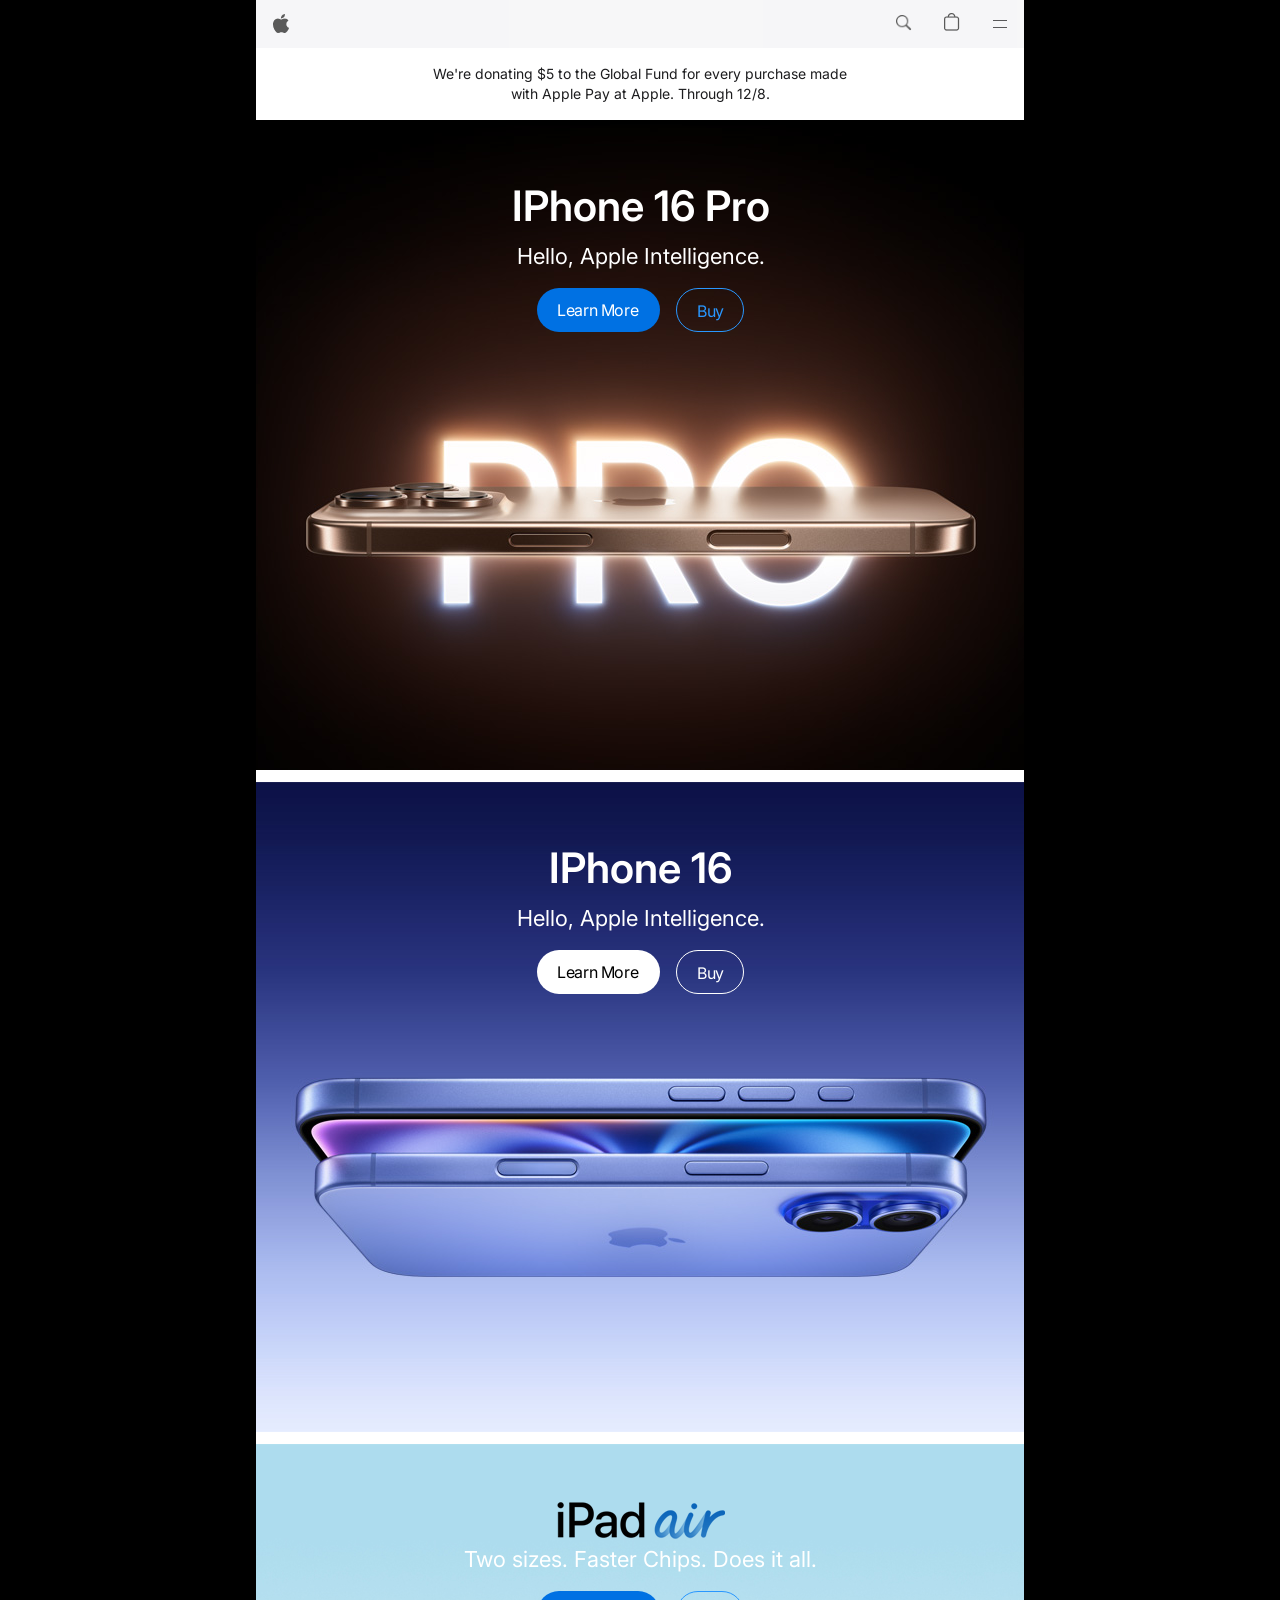
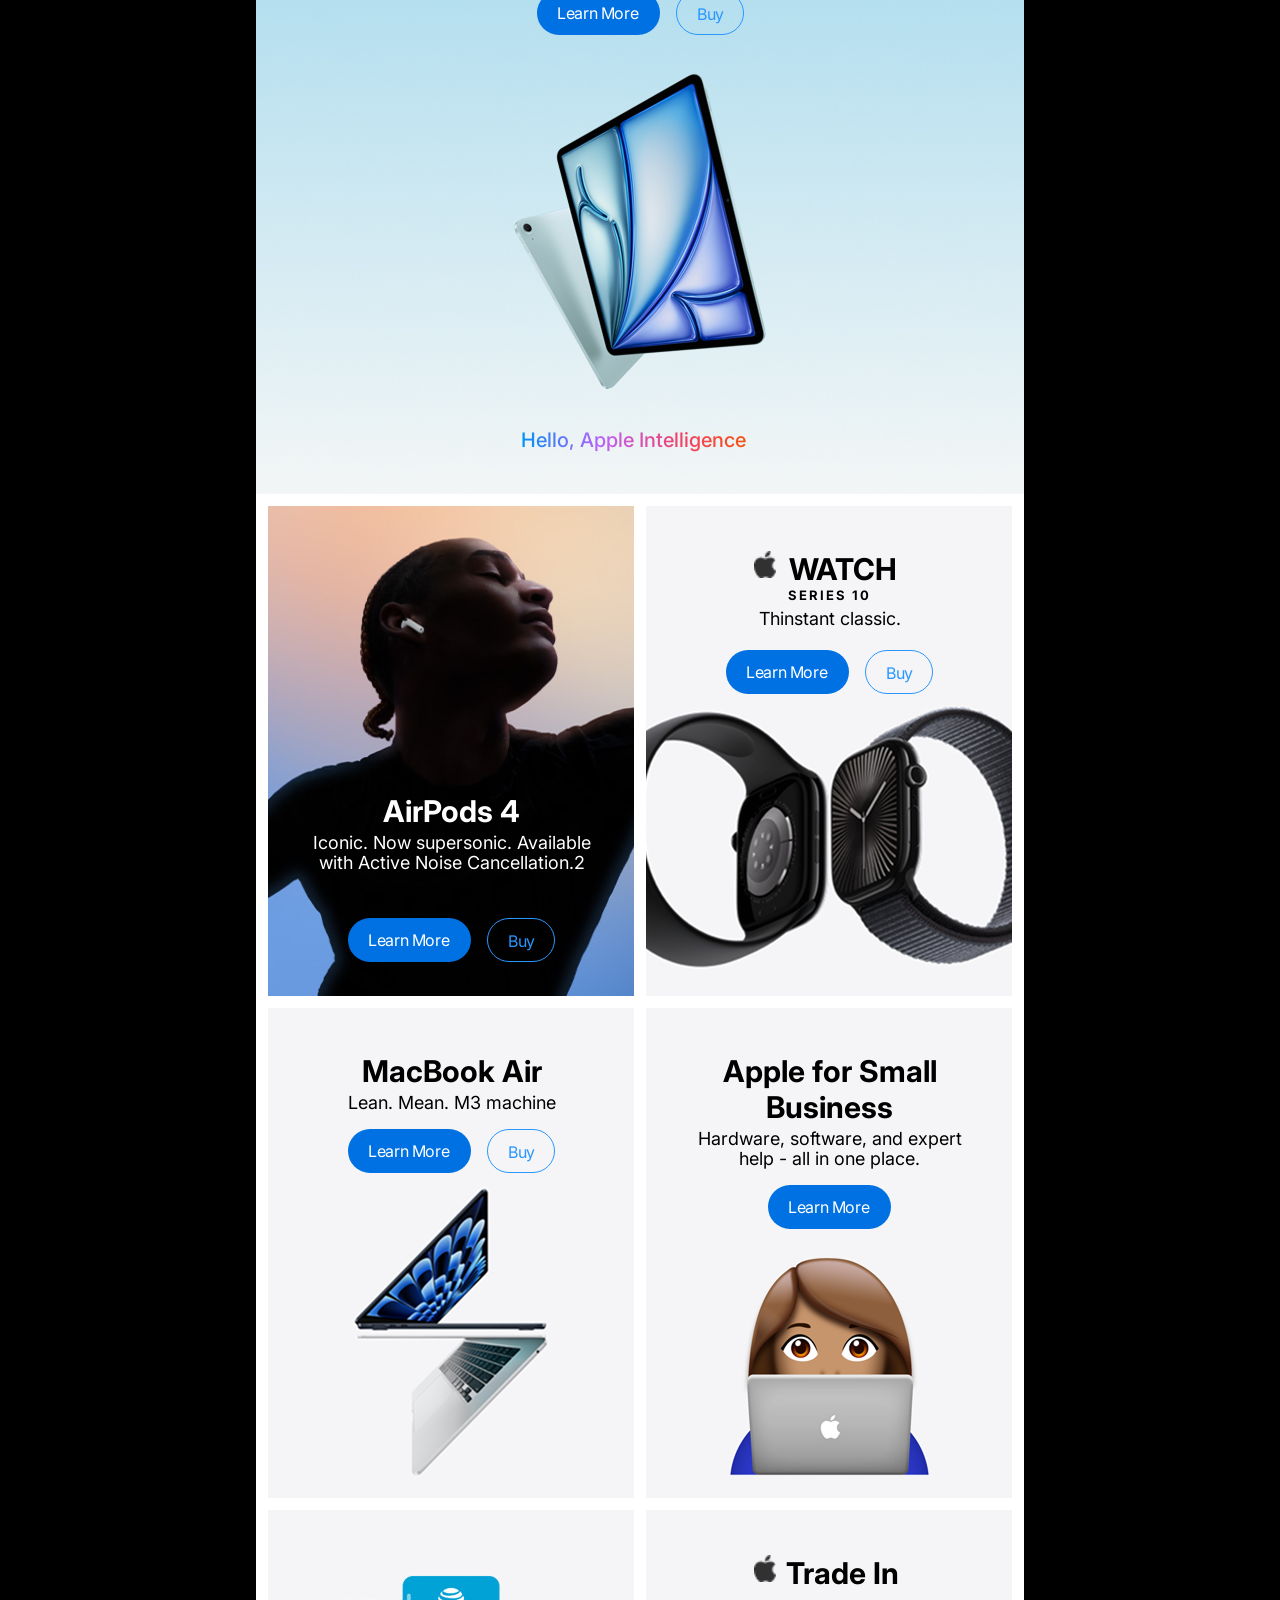
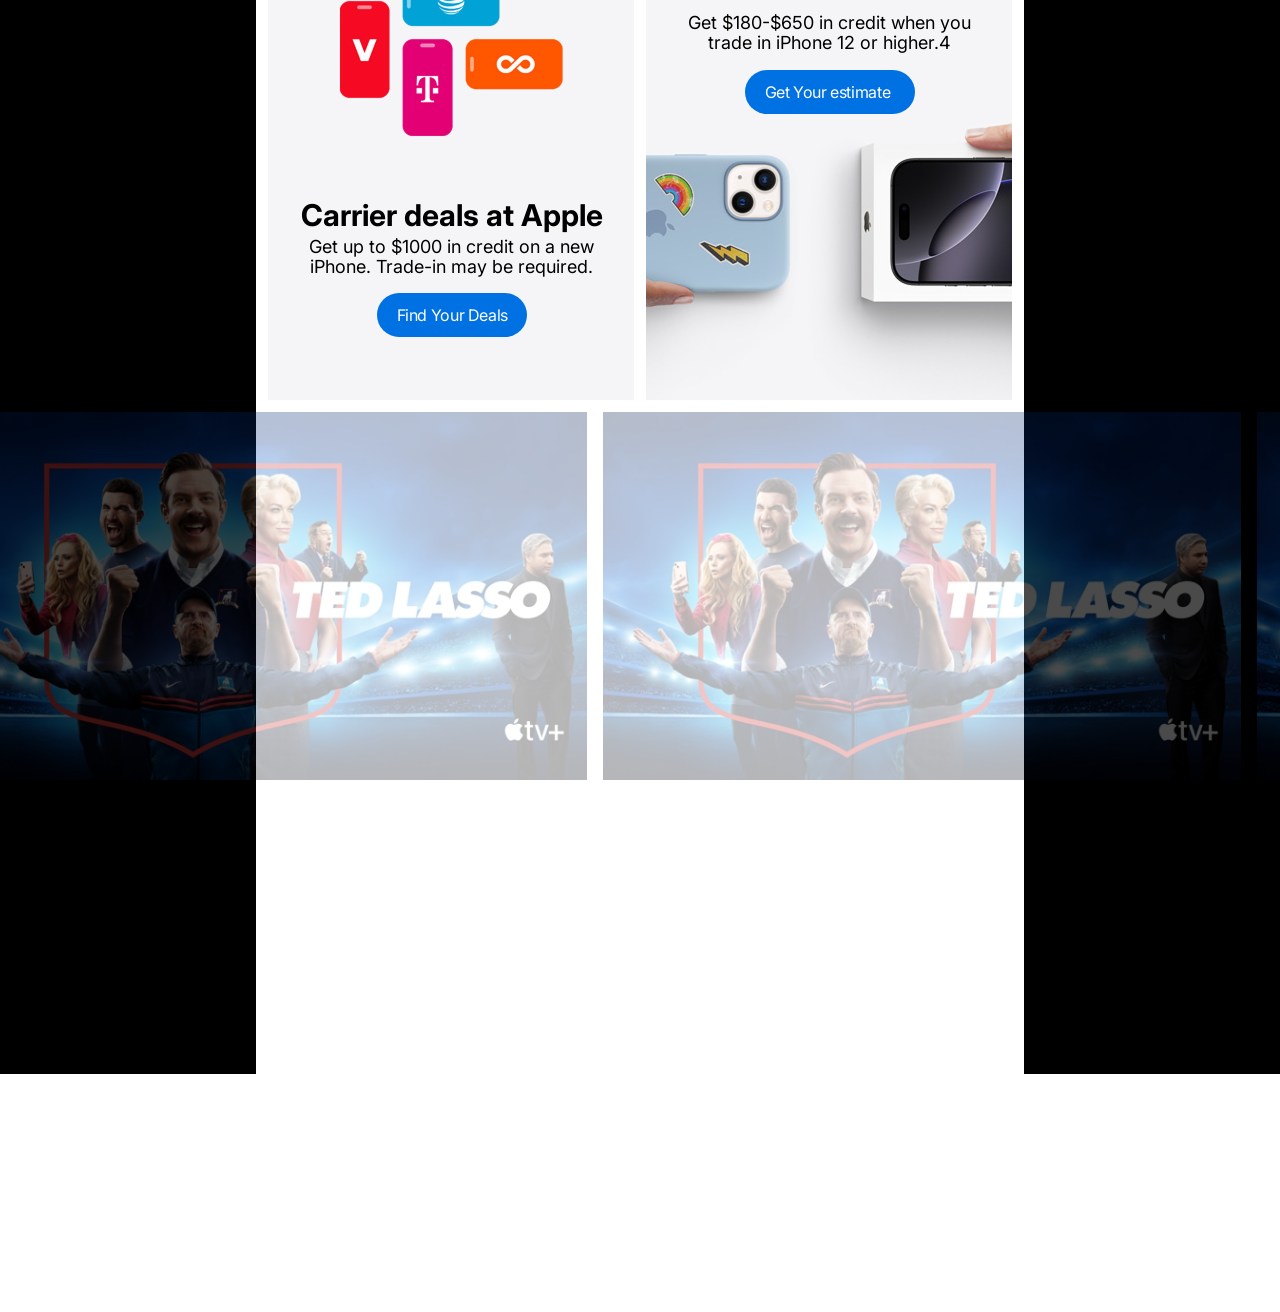
<file: 768Tablet/index.html>
<!DOCTYPE html>
<html lang="en">
  <head>
    <link rel="stylesheet" href="./style.css" />
    <title>Apple Web Tablet</title>
  </head>
  <body>
    <div class="black">
      <div class="tablet">
        <div class="navglobal">
          <div class="overlay">
            <div class="buttonmenu">
              <div class="svg1">
                <div class="breadtop"></div>
                <div class="breadbottom"></div>
              </div>
            </div>
            <div class="buttonsearch">
              <div class="svg2">
                <img class="search" src="./search.png" alt="search" />
              </div>
            </div>
            <div class="buttonlogo">
              <div class="svg3">
                <img class="apple" src="./apple.png" alt="Apple" />
              </div>
            </div>
            <div class="item">
              <div class="buttonshop">
                <div class="svg4">
                  <img class="shop" src="./shop.png" alt="shop" />
                </div>
              </div>
            </div>
          </div>
        </div>
        <div class="section">
          <div class="frame20">
            <div class="frame19">
              <div class="were">
                We're donating $5 to the Global Fund for every purchase made
                with Apple Pay at Apple. Through 12/8.
              </div>
            </div>
          </div>
        </div>
        <div class="mainsection">
          <div class="home">
            <div class="background url1">
              <div class="frame1">
                <div class="frame2">
                  <div class="main1">IPhone 16 Pro</div>
                  <div class="main2">Hello, Apple Intelligence.</div>
                </div>
                <div class="buttons">
                  <div class="learnmore">
                    <div class="learn color1">Learn More</div>
                  </div>
                  <div class="buybutton">
                    <div class="buy color3">Buy</div>
                  </div>
                </div>
              </div>
              <div class="link"></div>
            </div>
            <div class="background url2">
              <div class="frame1">
                <div class="frame2">
                  <div class="main1">IPhone 16</div>
                  <div class="main2">Hello, Apple Intelligence.</div>
                </div>
                <div class="buttons">
                  <div class="learnmore colorl">
                    <div class="learn">Learn More</div>
                  </div>
                  <div class="buybutton colorb">
                    <div class="buy color2">Buy</div>
                  </div>
                </div>
              </div>
              <div class="link"></div>
            </div>
            <div class="background url3">
              <div class="colortext">Hello, Apple Intelligence</div>
              <div class="link">
                <div class="frame1">
                  <div class="frame2">
                    <div class="ipad"></div>
                    <div class="main2">
                      Two sizes. Faster Chips. Does it all.
                    </div>
                  </div>
                  <div class="buttons">
                    <div class="learnmore">
                      <div class="learn color1">Learn More</div>
                    </div>
                    <div class="buybutton">
                      <div class="buy color3">Buy</div>
                    </div>
                  </div>
                </div>
              </div>
            </div>
          </div>
          <div class="frame27">
            <div class="backgrounds urls1">
              <div class="frame24">
                <div class="frame241">
                  <div class="texts1 textscolor1">AirPods 4</div>
                  <div class="texts2 textscolor2">
                    Iconic. Now supersonic. Available with Active Noise
                    Cancellation.2
                  </div>
                </div>
                <div class="buttons">
                  <div class="learnmore">
                    <div class="learn color1">Learn More</div>
                  </div>
                  <div class="buybutton">
                    <div class="buy color3">Buy</div>
                  </div>
                </div>
              </div>
              <div class="links"></div>
            </div>
            <div class="backgrounds urls2">
              <div class="frame242">
                <div class="frame241">
                  <div class="frame4">
                    <div class="frame3">
                      <img class="watchlogo" src="./apple.png" alt="" />
                      <div class="texts1">WATCH</div>
                    </div>
                    <div class="series">SERIES 10</div>
                  </div>
                  <div class="texts2 textscolor3">Thinstant classic.</div>
                </div>
                <div class="buttons">
                  <div class="learnmore">
                    <div class="learn color1">Learn More</div>
                  </div>
                  <div class="buybutton">
                    <div class="buy color3">Buy</div>
                  </div>
                </div>
              </div>
              <div class="links"></div>
            </div>
            <div class="backgrounds urls3">
              <div class="frame242">
                <div class="frame241">
                  <div class="texts1">MacBook Air</div>
                  <div class="texts2">Lean. Mean. M3 machine</div>
                </div>
                <div class="buttons">
                  <div class="learnmore">
                    <div class="learn color1">Learn More</div>
                  </div>
                  <div class="buybutton">
                    <div class="buy color3">Buy</div>
                  </div>
                </div>
              </div>
              <div class="links"></div>
            </div>
            <div class="backgrounds urls4">
              <div class="frame242">
                <div class="frame241">
                  <div class="texts3">Apple for Small Business</div>
                  <div class="texts2">
                    Hardware, software, and expert help - all in one place.
                  </div>
                </div>
                <div class="buttons">
                  <div class="learnmore">
                    <div class="learn color1">Learn More</div>
                  </div>
                </div>
              </div>
              <div class="links"></div>
            </div>
            <div class="backgrounds urls5">
              <div class="frame24">
                <div class="frame241">
                  <div class="texts1">Carrier deals at Apple</div>
                  <div class="texts2">
                    Get up to $1000 in credit on a new iPhone. Trade-in may be
                    required.
                  </div>
                </div>
                <div class="buttons">
                  <div class="deals">
                    <div class="learn color1">Find Your Deals</div>
                  </div>
                </div>
              </div>
              <div class="links"></div>
            </div>
            <div class="backgrounds urls6">
              <div class="frame242">
                <div class="frame241">
                  <div class="frame4">
                    <div class="frame3">
                      <img class="watchlogo" src="./apple.png" alt="" />
                      <div class="texts1">Trade In</div>
                    </div>
                  </div>
                  <div class="texts2 textscolor3">
                    Get $180-$650 in credit when you trade in iPhone 12 or
                    higher.4
                  </div>
                </div>
                <div class="buttons">
                  <div class="estimate">
                    <div class="learn color1">Get Your estimate</div>
                  </div>
                </div>
              </div>
              <div class="links"></div>
            </div>
          </div>
        </div>
        <div class="scroll">
          <div class="frame38">
            <div class="frame28">
              <div class="gradient"></div>
              <div class="linkm"></div>
            </div>
            <div class="frame28">
              <div class="gradient"></div>
              <div class="linkm"></div>
            </div>
            <div class="frame28">
              <div class="gradient"></div>
              <div class="linkm"></div>
            </div>
            <div class="frame28">
              <div class="gradient"></div>
              <div class="linkm"></div>
            </div>
            <div class="frame28">
              <div class="gradient"></div>
              <div class="linkm"></div>
            </div>
            <div class="frame28">
              <div class="gradient"></div>
              <div class="linkm"></div>
            </div>
            <div class="frame28">
              <div class="gradient"></div>
              <div class="linkm"></div>
            </div>
            <div class="frame28">
              <div class="gradient"></div>
              <div class="linkm"></div>
            </div>
            <div class="frame28">
              <div class="gradient"></div>
              <div class="linkm"></div>
            </div>
            <div class="frame28">
              <div class="gradient"></div>
              <div class="linkm"></div>
            </div>
          </div>
        </div>
        <div class="tablist"></div>
        <div class="frame40"></div>
      </div>
    </div>
  </body>
</html>
</file>
<file: 768Tablet/style.css>
@import url("https://fonts.googleapis.com/css2?family=Inter:wght@100;200;300;400;500;600;700;800;900&display=swap");

* {
  margin: 0;
  padding: 0;
  box-sizing: border-box;
}

.black {
  display: flex;
  justify-content: center;
  background-color: black;
}

.urls1 {
  background-image: url(./airpod.png);
}

.urls2 {
  background-image: url(./watch.png);
}

.urls3 {
  background-image: url(./macbook.png);
}

.urls4 {
  background-image: url(./small.png);
}

.urls5 {
  background-image: url(./deals.png);
}

.urls6 {
  background-image: url(./trade.png);
}

.tablet {
  display: flex;
  flex-direction: column;
  background-color: #ffffff;
  width: 768px;
  height: 4274px;
  gap: 12px;
}

.navglobal {
  position: relative;
  width: 768px;
  height: 48px;
  filter: blur(20);
}

.overlay {
  display: flex;
  width: 768px;
  height: 48px;
  background-color: #f5f5f7;
  opacity: 80%;
}

.buttonmenu {
  position: absolute;
  width: 48px;
  height: 48px;
  left: 720px;
  opacity: 80%;
}

.svg1 {
  position: absolute;
  width: 18px;
  height: 18px;
  top: 15px;
  left: 15px;
}

.breadtop {
  position: absolute;
  width: 14px;
  top: 5px;
  left: 2px;
  border-top: 1.2px solid black;
}

.breadbottom {
  position: absolute;
  width: 14px;
  top: 12px;
  left: 2px;
  border-top: 1.2px solid black;
}

.buttonsearch {
  position: absolute;
  width: 48px;
  height: 48px;
  left: 624px;
}

.svg2 {
  position: absolute;
  width: 17px;
  height: 48px;
  left: 15.5px;
}

.search {
  position: absolute;
  width: 16.05px;
  height: 16.03px;
  top: 15.46px;
  left: 0.45px;
}

.buttonlogo {
  width: 49px;
  height: 48px;
}

.svg3 {
  position: absolute;
  width: 18px;
  height: 48px;
  left: 16px;
}

.apple {
  position: absolute;
  width: 16px;
  height: 19px;
  top: 14px;
  left: 1px;
}

.item {
  position: absolute;
  width: 48px;
  height: 48px;
  left: 672px;
}

.buttonshop {
  width: 48px;
  height: 48px;
}

.svg4 {
  position: absolute;
  width: 17px;
  height: 48px;
  left: 15.5px;
}

.shop {
  position: absolute;
  width: 15.12px;
  height: 17.6px;
  top: 13.45px;
  left: 0.94px;
}

.section {
  display: flex;
  width: 768px;
  height: 48px;
  background-color: #ffffff;
}

.frame20 {
  display: flex;
  width: 768px;
  height: 48px;
  padding: 16px 10px;
  gap: 10px;
}

.frame19 {
  display: flex;
  justify-content: center;
  width: 768px;
  height: 16px;
  gap: 4px;
}

.were {
  display: flex;
  align-items: center;
  text-align: center;
  width: 444px;
  height: 16px;
  font-family: "inter";
  font-weight: 400;
  font-size: 14px;
  line-height: 20px;
  color: #1d1d1f;
}

.mainsection {
  display: flex;
  flex-direction: column;
  width: 768px;
  height: 3480px;
  gap: 12px;
}

.home {
  display: flex;
  flex-direction: column;
  width: 768px;
  height: 1974px;
  gap: 12px;
}

.background {
  position: relative;
  width: 768px;
  height: 650px;
  background-color: #f5f5f7;
  background-repeat: no-repeat;
  background-size: cover;
}

.url1 {
  background-image: url(./16pro.png);
}

.frame1 {
  display: flex;
  position: absolute;
  flex-direction: column;
  width: 405px;
  height: 75px;
  top: 56px;
  left: 182px;
  gap: 16px;
}

.frame2 {
  display: flex;
  align-items: center;
  flex-direction: column;
  width: 405px;
  height: 96px;
  gap: 4px;
}

.main1 {
  display: flex;
  justify-content: center;
  width: 405px;
  height: 60px;
  font-family: "inter";
  font-weight: 600;
  font-size: 42px;
  line-height: 60px;
  color: white;
}

.main2 {
  display: flex;
  justify-content: center;
  height: 405px;
  height: 32px;
  font-family: "inter";
  font-weight: 400;
  font-size: 22px;
  line-height: 32px;
  color: white;
}

.buttons {
  display: flex;
  justify-content: center;
  width: 100%;
  height: 44px;
  gap: 16px;
}

.learnmore {
  display: flex;
  width: 123px;
  height: 44px;
  padding: 12px 20px;
  gap: 10px;
  border-radius: 999px;
  background-color: #0071e3;
}

.colorl {
  background-color: white;
}

.color1 {
  color: white;
}

.learn {
  display: flex;
  width: 60000000px;
  height: 20px;
  font-family: "inter";
  font-weight: 400;
  font-size: 16px;
  line-height: 20px;
  letter-spacing: -0.37px;
}

.buybutton {
  display: flex;
  width: 68px;
  height: 44px;
  padding: 12px 20px;
  gap: 10px;
  border: 1px solid #2997ff;
  border-radius: 999px;
}

.colorb {
  border-color: white;
}

.color2 {
  color: white;
}

.color3 {
  color: #2997ff;
}

.buy {
  display: flex;
  width: 28px;
  height: 20px;
  font-family: "inter";
  font-weight: 400;
  font-size: 16px;
  line-height: 20px;
  letter-spacing: -0.37px;
}

.link {
  width: 768px;
  height: 650px;
}

.url2 {
  background-image: url(./16.png);
}

.url3 {
  background-image: url(./ipad.png);
}

.ipadair {
  width: 405px;
  height: 39px;
}

.ipad {
  background-image: url(./ipadair.png);
  background-repeat: no-repeat;
  height: 39px;
  width: 170px;
}

.colortext {
  display: flex;
  align-items: center;
  position: absolute;
  width: 238px;
  height: 24px;
  top: 584px;
  left: 265px;
  font-family: "inter";
  font-weight: 500;
  font-size: 20px;
  background: linear-gradient(to right, #0090f7, #ba62fc, #f2416b, #f55600);
  -webkit-background-clip: text;
  color: transparent;
}

.frame27 {
  display: flex;
  flex-wrap: wrap;
  justify-content: center;
  width: 768px;
  gap: 12px;
}

.backgrounds {
  position: relative;
  width: 366px;
  height: 490px;
  background-size: cover;
  background-repeat: no-repeat;
}

.frame24 {
  display: flex;
  flex-direction: column;
  width: 241px;
  height: 161px;
  gap: 16px;
  position: absolute;
  top: 287px;
  left: 63px;
}

.frame241 {
  display: flex;
  flex-direction: column;
  align-items: center;
  width: 241px;
  gap: 4px;
}

.texts1 {
  display: flex;
  justify-content: center;
  text-align: center;
  width: 400px;
  height: 36px;
  font-family: "inter";
  font-weight: 700;
  font-size: 30px;
  line-height: 36px;
}

.textscolor1 {
  color: white;
}

.texts2 {
  display: flex;
  justify-content: center;
  text-align: center;
  width: 285px;
  font-family: "inter";
  font-weight: 400;
  font-size: 18px;
  line-height: 20px;
}

.textscolor2 {
  color: white;
  height: 69px;
}

.textscolor3 {
  color: black;
  height: 25px;
}

.links {
  width: 366px;
  height: 490px;
}

.frame242 {
  display: flex;
  flex-direction: column;
  width: 241px;
  height: 161px;
  gap: 16px;
  position: absolute;
  top: 45px;
  left: 63px;
}

.frame4 {
  display: flex;
  flex-direction: column;
  width: 152px;
  height: 54px;
  gap: 4px;
}

.frame3 {
  display: flex;
  width: 152px;
  height: 34px;
  gap: 4px;
}

.watchlogo {
  width: 22px;
  height: 27px;
}

.series {
  text-align: center;
  width: 152px;
  height: 16px;
  font-family: "inter";
  font-weight: 700;
  font-size: 13px;
  line-height: 100%;
  letter-spacing: 2px;
}

.urls3 {
  background-image: url(./macbook.png);
}

.texts3 {
  display: flex;
  justify-content: center;
  text-align: center;
  width: 257px;
  height: 72px;
  font-family: "inter";
  font-weight: 700;
  font-size: 30px;
  line-height: 36px;
}

.deals {
  display: flex;
  width: 150px;
  height: 44px;
  padding: 12px 20px;
  gap: 10px;
  border-radius: 999px;
  background-color: #0071e3;
}

.estimate {
  display: flex;
  width: 170px;
  height: 44px;
  padding: 12px 20px;
  gap: 10px;
  border-radius: 999px;
  margin-top: 16px;
  background-color: #0071e3;
}

.scroll {
  display: flex;
  width: 768px;
  height: 368px;
  overflow-x: auto;
  scroll-snap-type: x mandatory;
  scroll-behavior: smooth;
  scrollbar-width: none;
}

.frame38 {
  display: flex;
  position: absolute;
  width: 7034px;
  height: 368px;
  left: -705px;
  gap: 16px;
  flex: 0 0 100%;
  width: 100%;
  height: 100%;
}

.frame28 {
  width: 638px;
  height: 368px;
}

.linkm {
  width: 638px;
  height: 368px;
  opacity: 29%;
  background-image: url(./movie.jpg);
  background-size: cover;
  background-repeat: no-repeat;
}
</file>
